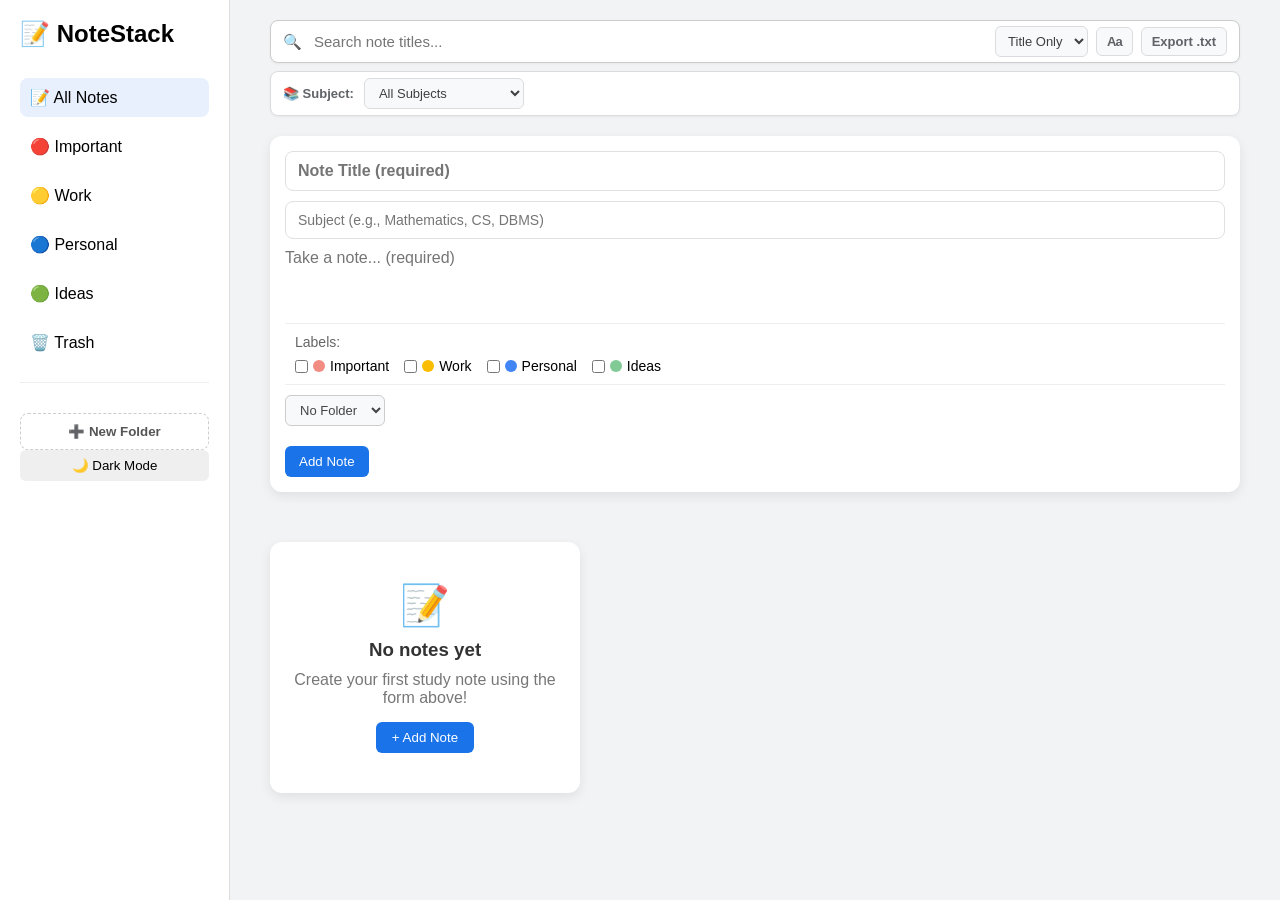
<file: index.html>
<!DOCTYPE html>
<html lang="en">

<head>
    <meta charset="UTF-8">
    <meta name="viewport" content="width=device-width, initial-scale=1.0">
    <title>NOTESTACK - Student Notes Manager</title>
    <link rel="stylesheet" href="style.css">
</head>

<body>

    <div class="app">

        <!-- Sidebar -->
        <aside class="sidebar" aria-label="Navigation Sidebar">
            <div>
                <h2>📝 NoteStack</h2>
                <ul role="menu">
                    <li class="active" id="navNotes" role="menuitem" tabindex="0">📝 All Notes</li>
                    <li id="navImportant" role="menuitem" tabindex="0">🔴 Important</li>
                    <li id="navWork" role="menuitem" tabindex="0">🟡 Work</li>
                    <li id="navPersonal" role="menuitem" tabindex="0">🔵 Personal</li>
                    <li id="navIdeas" role="menuitem" tabindex="0">🟢 Ideas</li>
                    <li id="navTrash" role="menuitem" tabindex="0">🗑️ Trash</li>
                </ul>
                <div class="custom-folders-section">
                    <ul id="customFoldersList">
                        <!-- Dynamic folders will be injected here -->
                    </ul>
                    <button id="newFolderBtn" class="sidebar-btn" type="button">➕ New Folder</button>
                </div>
            </div>
            <button id="darkModeBtn" type="button" aria-label="Toggle dark mode">🌙 Dark Mode</button>
        </aside>

        <!-- Main Section -->
        <main class="main" role="main">

            <header class="topbar">
                <div class="search-container">
                    <span class="search-icon" aria-hidden="true">🔍</span>
                    <input type="text" id="searchInput" placeholder="Search note titles..." aria-label="Search note titles">
                    <select id="searchScopeSelect" class="search-scope-select" aria-label="Search Scope" title="Filter search scope">
                        <option value="title" selected>Title Only</option>
                        <option value="all">All Fields</option>
                    </select>
                    <button id="caseSensitiveBtn" class="search-action-btn case-toggle-btn" type="button" aria-label="Toggle case-sensitive title search" aria-pressed="false" title="Match Case (Case Sensitive Search) [Alt+C]">
                        <span class="case-label">Aa</span>
                    </button>
                    <button id="clearSearchBtn" class="search-action-btn clear-search-btn" type="button" aria-label="Clear search" title="Clear search [Esc]" style="display:none;">✕</button>
                    <button id="exportNotesBtn" class="search-action-btn export-notes-btn" type="button" aria-label="Export all notes as a text file">Export .txt</button>
                </div>
                <div id="searchStatus" class="search-status" style="display:none;" aria-live="polite">
                    <span id="searchStatusText"></span>
                    <button id="resetSearchFilterBtn" type="button" class="search-reset-link">Clear search</button>
                </div>

                <!-- Subject Filter Bar -->
                <div class="subject-filter-bar" id="subjectFilterBar">
                    <label for="subjectFilterSelect" class="subject-filter-label">📚 Subject:</label>
                    <select id="subjectFilterSelect" class="subject-filter-select" aria-label="Filter by subject">
                        <option value="">All Subjects</option>
                        <!-- Options injected dynamically by script.js -->
                    </select>
                    <button id="clearSubjectFilterBtn" class="subject-filter-clear-btn" type="button" aria-label="Clear subject filter" style="display:none;">✕ Clear</button>
                    <span id="subjectFilterStatus" class="subject-filter-status" aria-live="polite" style="display:none;"></span>
                </div>
            </header>

            <!-- NOTES VIEW -->
            <div id="notesView">
                <section class="create-note" aria-label="Create new note">
                    <div id="noteValidationMsg" class="validation-msg" style="display:none;" role="alert"></div>
                    <input type="text" id="noteTitleInput" placeholder="Note Title (required)" class="note-title-input" aria-label="Note Title">
                    <input type="text" id="noteSubjectInput" placeholder="Subject (e.g., Mathematics, CS, DBMS)" class="note-subject-input" aria-label="Note Subject">
                    <textarea id="noteInput" placeholder="Take a note... (required)" aria-label="Note Content"></textarea>
                    
                    <!-- Color Labels Section -->
                    <div class="label-selector">
                        <span class="label-title">Labels:</span>
                        <div class="label-options">
                            <label class="label-option">
                                <input type="checkbox" class="label-checkbox" value="Important">
                                <span class="label-dot important"></span> Important
                            </label>
                            <label class="label-option">
                                <input type="checkbox" class="label-checkbox" value="Work">
                                <span class="label-dot work"></span> Work
                            </label>
                            <label class="label-option">
                                <input type="checkbox" class="label-checkbox" value="Personal">
                                <span class="label-dot personal"></span> Personal
                            </label>
                            <label class="label-option">
                                <input type="checkbox" class="label-checkbox" value="Ideas">
                                <span class="label-dot ideas"></span> Ideas
                            </label>
                        </div>
                    </div>
                    <!-- Folder Selection -->
                    <div class="folder-selector">
                        <select id="folderSelect" aria-label="Select Folder">
                            <option value="">No Folder</option>
                            <!-- Dynamic folders injected here -->
                        </select>
                    </div>
                    <button id="addNoteBtn" type="button">Add Note</button>
                </section>
                <section id="notesGrid" class="notes-grid" aria-label="Notes Grid"></section>
            </div>

            <!-- TRASH VIEW (hidden by default) -->
            <div id="trashView" style="display:none;">
                <section id="trashGrid" class="notes-grid" aria-label="Trash Grid"></section>
            </div>

        </main>

    </div>

    <!-- Edit Note Modal -->
    <div id="editNoteModal" class="modal" style="display:none;" role="dialog" aria-modal="true" aria-labelledby="editModalHeading">
        <div class="modal-content edit-modal-content">
            <span class="close-button" id="closeEditModal" aria-label="Close edit modal">&times;</span>
            <h2 id="editModalHeading">Edit Note</h2>
            <div id="editValidationMsg" class="validation-msg" style="display:none;" role="alert"></div>
            <input type="hidden" id="editNoteId">
            <label for="editNoteTitle" class="modal-label">Title</label>
            <input type="text" id="editNoteTitle" placeholder="Note Title (required)">
            <label for="editNoteSubject" class="modal-label">Subject</label>
            <input type="text" id="editNoteSubject" placeholder="Subject (e.g., Mathematics, CS, DBMS)">
            <label for="editNoteContent" class="modal-label">Content</label>
            <textarea id="editNoteContent" placeholder="Note Content (required)" rows="5"></textarea>
            <div class="modal-actions">
                <button id="cancelEditBtn" class="cancel-btn" type="button">Cancel</button>
                <button id="saveEditBtn" class="save-btn" type="button">Save Changes</button>
            </div>
        </div>
    </div>

    <!-- Delete Confirmation Modal -->
    <div id="deleteConfirmModal" class="modal" style="display:none;" role="dialog" aria-modal="true" aria-labelledby="deleteModalHeading">
        <div class="modal-content">
            <span class="close-button" id="closeDeleteModal" aria-label="Close delete modal">&times;</span>
            <h2 id="deleteModalHeading">Move to Trash?</h2>
            <p id="deleteConfirmText" class="modal-desc">Are you sure you want to move this note to trash?</p>
            <div class="modal-actions">
                <button id="cancelDeleteBtn" class="cancel-btn" type="button">Cancel</button>
                <button id="confirmDeleteBtn" class="delete-btn" type="button">Move to Trash</button>
            </div>
        </div>
    </div>

    <!-- New Folder Modal -->
    <div id="newFolderModal" class="modal" style="display:none;" role="dialog" aria-modal="true" aria-labelledby="newFolderHeading">
        <div class="modal-content">
            <span class="close-button" id="closeFolderModal" aria-label="Close folder modal">&times;</span>
            <h2 id="newFolderHeading">Create Folder</h2>
            <input type="text" id="folderNameInput" placeholder="Folder Name (e.g., College, Work)">
            <button id="createFolderBtn" type="button">Create</button>
        </div>
    </div>

    <!-- Toast Notification for Action Feedback -->
    <div id="toastNotification" class="toast" role="status" aria-live="polite"></div>

    <script src="script.js"></script>
</body>

</html>
</file>
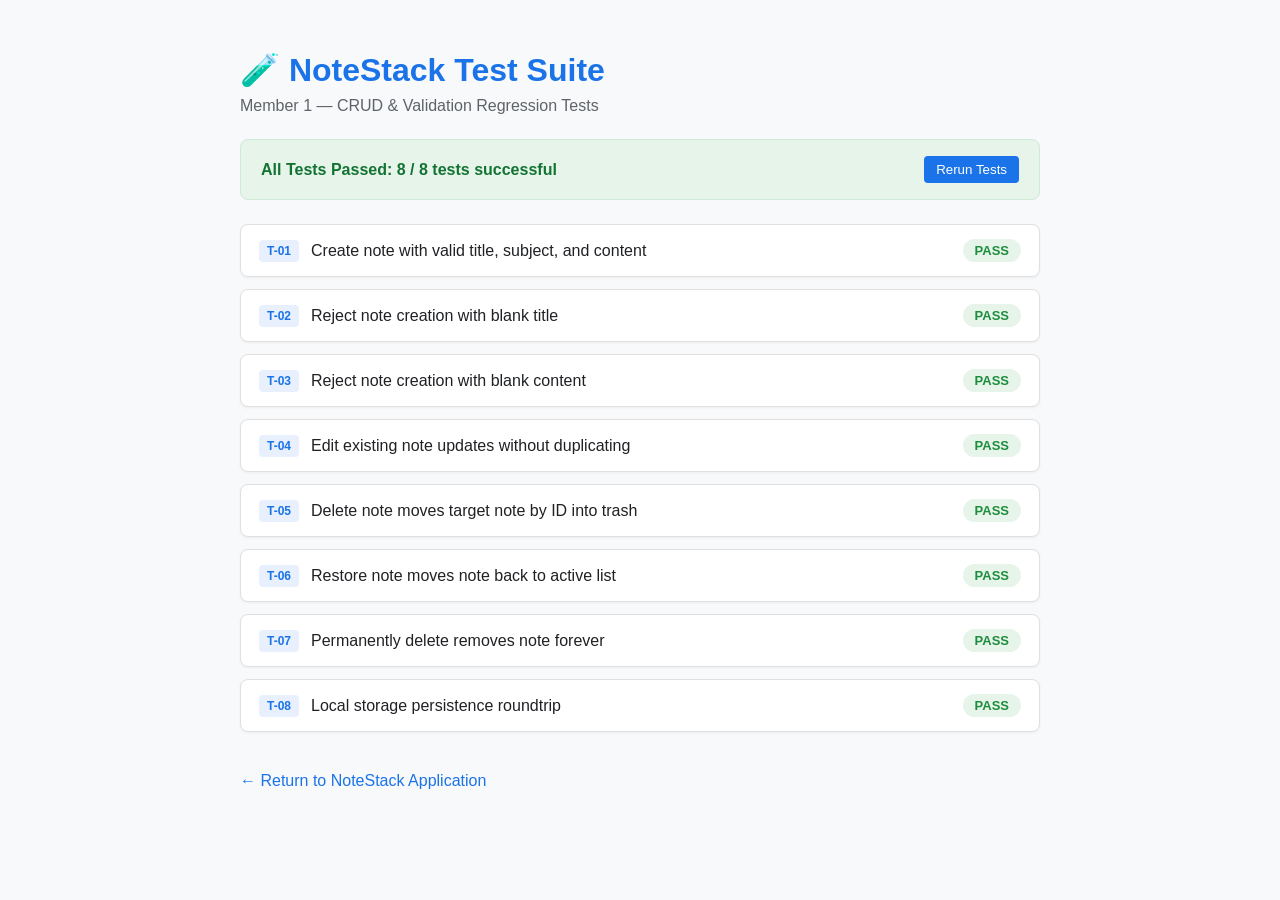
<file: tests.html>
<!DOCTYPE html>
<html lang="en">
<head>
    <meta charset="UTF-8">
    <meta name="viewport" content="width=device-width, initial-scale=1.0">
    <title>NoteStack - CRUD & Validation Regression Tests</title>
    <style>
        body {
            font-family: 'Segoe UI', Tahoma, Geneva, Verdana, sans-serif;
            background: #f8f9fa;
            color: #202124;
            padding: 30px 20px;
            max-width: 800px;
            margin: 0 auto;
        }
        h1 {
            color: #1a73e8;
            margin-bottom: 8px;
        }
        .subtitle {
            color: #5f6368;
            margin-bottom: 24px;
        }
        .summary-box {
            padding: 16px 20px;
            border-radius: 8px;
            background: #e6f4ea;
            border: 1px solid #ceead6;
            color: #137333;
            font-weight: 600;
            margin-bottom: 24px;
            display: flex;
            justify-content: space-between;
            align-items: center;
        }
        .test-list {
            list-style: none;
            padding: 0;
            display: flex;
            flex-direction: column;
            gap: 12px;
        }
        .test-item {
            background: white;
            padding: 14px 18px;
            border-radius: 8px;
            border: 1px solid #e0e0e0;
            box-shadow: 0 1px 3px rgba(0,0,0,0.05);
            display: flex;
            align-items: center;
            justify-content: space-between;
        }
        .test-info {
            display: flex;
            align-items: center;
            gap: 12px;
        }
        .test-badge {
            font-weight: 700;
            font-size: 12px;
            padding: 4px 8px;
            border-radius: 4px;
            background: #e8f0fe;
            color: #1a73e8;
        }
        .status-pass {
            font-weight: 700;
            color: #1e8e3e;
            background: #e6f4ea;
            padding: 4px 12px;
            border-radius: 20px;
            font-size: 13px;
        }
        .status-fail {
            font-weight: 700;
            color: #d93025;
            background: #fce8e6;
            padding: 4px 12px;
            border-radius: 20px;
            font-size: 13px;
        }
        .nav-link {
            display: inline-block;
            margin-top: 24px;
            color: #1a73e8;
            text-decoration: none;
            font-weight: 500;
        }
        .nav-link:hover {
            text-decoration: underline;
        }
    </style>
</head>
<body>
    <h1>🧪 NoteStack Test Suite</h1>
    <div class="subtitle">Member 1 — CRUD & Validation Regression Tests</div>

    <div id="summary" class="summary-box">
        <span id="summaryText">Running tests...</span>
        <button onclick="runBrowserTests()" style="padding:6px 12px; border:none; background:#1a73e8; color:white; border-radius:4px; cursor:pointer;">Rerun Tests</button>
    </div>

    <ul id="testResults" class="test-list"></ul>

    <a href="index.html" class="nav-link">← Return to NoteStack Application</a>

    <script>
        function runBrowserTests() {
            const list = document.getElementById("testResults");
            list.innerHTML = "";
            let passed = 0;
            let total = 0;

            function test(id, desc, fn) {
                total++;
                let ok = false;
                let err = null;
                try {
                    fn();
                    ok = true;
                    passed++;
                } catch (e) {
                    err = e.message;
                }

                const li = document.createElement("li");
                li.className = "test-item";
                li.innerHTML = `
                    <div class="test-info">
                        <span class="test-badge">${id}</span>
                        <span>${desc} ${err ? '<small style="color:red; display:block;">' + err + '</small>' : ''}</span>
                    </div>
                    <span class="${ok ? 'status-pass' : 'status-fail'}">${ok ? 'PASS' : 'FAIL'}</span>
                `;
                list.appendChild(li);
            }

            // Mock state
            const state = { notes: [], trash: [] };

            // T-01
            test("T-01", "Create note with valid title, subject, and content", () => {
                const note = {
                    id: "test-" + Date.now(),
                    title: "Operating Systems",
                    subject: "OS",
                    content: "Process scheduling and deadlocks",
                    text: "Process scheduling and deadlocks",
                    createdAt: new Date().toISOString(),
                    updatedAt: new Date().toISOString()
                };
                state.notes.unshift(note);
                if (state.notes.length !== 1 || state.notes[0].title !== "Operating Systems") throw new Error("Creation failed");
            });

            // T-02
            test("T-02", "Reject note creation with blank title", () => {
                const title = "   ";
                if (!title.trim()) {
                    // correctly rejected
                } else {
                    throw new Error("Blank title was not rejected");
                }
            });

            // T-03
            test("T-03", "Reject note creation with blank content", () => {
                const content = "   ";
                if (!content.trim()) {
                    // correctly rejected
                } else {
                    throw new Error("Blank content was not rejected");
                }
            });

            // T-04
            test("T-04", "Edit existing note updates without duplicating", () => {
                const targetId = state.notes[0].id;
                const idx = state.notes.findIndex(n => n.id === targetId);
                state.notes[idx].title = "OS - Advanced";
                state.notes[idx].updatedAt = new Date().toISOString();
                if (state.notes.length !== 1 || state.notes[0].title !== "OS - Advanced") throw new Error("Edit failed");
            });

            // T-05
            test("T-05", "Delete note moves target note by ID into trash", () => {
                const targetId = state.notes[0].id;
                const idx = state.notes.findIndex(n => n.id === targetId);
                const removed = state.notes.splice(idx, 1)[0];
                state.trash.unshift(removed);
                if (state.notes.length !== 0 || state.trash.length !== 1) throw new Error("Delete failed");
            });

            // T-06
            test("T-06", "Restore note moves note back to active list", () => {
                const targetId = state.trash[0].id;
                const idx = state.trash.findIndex(n => n.id === targetId);
                const restored = state.trash.splice(idx, 1)[0];
                state.notes.unshift(restored);
                if (state.notes.length !== 1 || state.trash.length !== 0) throw new Error("Restore failed");
            });

            // T-07
            test("T-07", "Permanently delete removes note forever", () => {
                state.trash.unshift({ id: "temp-del", title: "Temp" });
                const idx = state.trash.findIndex(n => n.id === "temp-del");
                state.trash.splice(idx, 1);
                if (state.trash.length !== 0) throw new Error("Permanent delete failed");
            });

            // T-08
            test("T-08", "Local storage persistence roundtrip", () => {
                const testObj = [{ id: "1", title: "Persistence Test", content: "Stored" }];
                localStorage.setItem("testNotesKey", JSON.stringify(testObj));
                const loaded = JSON.parse(localStorage.getItem("testNotesKey"));
                localStorage.removeItem("testNotesKey");
                if (!loaded || loaded[0].title !== "Persistence Test") throw new Error("Storage roundtrip failed");
            });

            const summaryEl = document.getElementById("summaryText");
            summaryEl.textContent = `All Tests Passed: ${passed} / ${total} tests successful`;
        }

        window.onload = runBrowserTests;
    </script>
</body>
</html>
</file>
<file: style.css>
* {
    margin: 0;
    padding: 0;
    box-sizing: border-box;
    font-family: 'Segoe UI', sans-serif;
}

body {
    background: #f1f3f4;
}

.app {
    display: flex;
    height: 100vh;
}

.sidebar {
    width: 230px;
    background: white;
    padding: 20px;
    border-right: 1px solid #ddd;
    display: flex;
    flex-direction: column;
}

.custom-folders-section {
    margin-top: 20px;
    padding-top: 20px;
    border-top: 1px solid #eee;
    flex-grow: 1;
}

.dark-mode .custom-folders-section {
    border-top-color: #333;
}

.sidebar-btn {
    width: 100%;
    padding: 10px;
    margin-top: 10px;
    border: 1px dashed #ccc;
    background: transparent;
    border-radius: 8px;
    cursor: pointer;
    font-weight: bold;
    color: #555;
    transition: 0.2s;
}

.sidebar-btn:hover {
    background: #f1f3f4;
}

.dark-mode .sidebar-btn {
    border-color: #555;
    color: #aaa;
}

.dark-mode .sidebar-btn:hover {
    background: #333;
}

.sidebar h2 {
    margin-bottom: 30px;
}

.sidebar ul {
    list-style: none;
}

.sidebar li {
    padding: 10px;
    border-radius: 8px;
    margin-bottom: 10px;
    cursor: pointer;
    transition: 0.2s;
}

.sidebar li.active,
.sidebar li:hover {
    background: #e8f0fe;
}

#darkModeBtn {
    padding: 8px;
    border: none;
    border-radius: 6px;
    cursor: pointer;
}

.main {
    flex: 1;
    padding: 20px 40px;
    overflow-y: auto;
}

.topbar {
    margin-bottom: 20px;
}

.topbar input {
    width: 100%;
    padding: 12px;
    border-radius: 8px;
    border: 1px solid #ccc;
}

.search-container {
    display: flex;
    align-items: center;
    background: white;
    border: 1px solid #ccc;
    border-radius: 8px;
    padding: 4px 12px;
    gap: 8px;
    box-shadow: 0 1px 3px rgba(0, 0, 0, 0.05);
    transition: border-color 0.2s, box-shadow 0.2s;
}

.search-container:focus-within {
    border-color: #1a73e8;
    box-shadow: 0 0 0 2px rgba(26, 115, 232, 0.2);
}

.search-icon {
    font-size: 15px;
    color: #5f6368;
    user-select: none;
}

.topbar input#searchInput {
    width: 100%;
    flex: 1;
    padding: 8px 4px;
    border: none;
    outline: none;
    font-size: 15px;
    background: transparent;
    color: #202124;
}

.search-scope-select {
    padding: 6px 8px;
    border-radius: 6px;
    border: 1px solid #dadce0;
    background: #f8f9fa;
    font-size: 13px;
    font-weight: 500;
    color: #3c4043;
    outline: none;
    cursor: pointer;
    transition: background 0.2s;
}

.search-scope-select:hover {
    background: #f1f3f4;
}

.search-action-btn {
    border: 1px solid #dadce0;
    background: #f8f9fa;
    border-radius: 6px;
    padding: 6px 10px;
    font-size: 13px;
    font-weight: 600;
    color: #5f6368;
    cursor: pointer;
    display: inline-flex;
    align-items: center;
    justify-content: center;
    transition: all 0.2s ease;
    user-select: none;
}

.search-action-btn:hover {
    background: #f1f3f4;
    color: #202124;
}

.case-toggle-btn .case-label {
    letter-spacing: -1px;
    font-family: inherit;
    font-weight: 700;
}

.case-toggle-btn.active {
    background: #e8f0fe;
    color: #1a73e8;
    border-color: #1a73e8;
    box-shadow: 0 0 0 1px #1a73e8;
}

.clear-search-btn {
    border: none;
    background: transparent;
    border-radius: 50%;
    width: 28px;
    height: 28px;
    padding: 0;
    font-size: 14px;
    color: #70757a;
}

.clear-search-btn:hover {
    background: #e8eaed;
    color: #202124;
}

.export-notes-btn {
    flex-shrink: 0;
    white-space: nowrap;
}

.search-status {
    display: flex;
    align-items: center;
    justify-content: space-between;
    margin-top: 8px;
    padding: 8px 14px;
    background: #e8f0fe;
    border-left: 4px solid #1a73e8;
    border-radius: 4px;
    font-size: 13px;
    color: #174ea6;
}

.search-reset-link {
    background: none;
    border: none;
    color: #1a73e8;
    text-decoration: underline;
    font-weight: 600;
    cursor: pointer;
    padding: 0 4px;
}

.search-reset-link:hover {
    color: #1557b0;
}

.search-highlight {
    background-color: #ffe082;
    color: #202124;
    border-radius: 2px;
    padding: 1px 2px;
}

.create-note {
    background: white;
    padding: 15px;
    border-radius: 12px;
    box-shadow: 0 4px 12px rgba(0, 0, 0, 0.08);
    margin-bottom: 30px;
}

.create-note textarea {
    width: 100%;
    border: none;
    resize: none;
    outline: none;
    font-size: 16px;
    min-height: 60px;
}

.folder-selector {
    margin-bottom: 10px;
}

.folder-selector select {
    padding: 6px 10px;
    border-radius: 6px;
    border: 1px solid #ccc;
    background: #f8f9fa;
    font-size: 13px;
    color: #444;
}

.dark-mode .folder-selector select {
    background: #333;
    border-color: #555;
    color: #e8eaed;
}

#addNoteBtn {
    margin-top: 10px;
    padding: 8px 14px;
    border: none;
    border-radius: 6px;
    background: #1a73e8;
    color: white;
    cursor: pointer;
}

.notes-grid {
    display: grid;
    grid-template-columns: repeat(auto-fill, minmax(240px, 1fr));
    gap: 20px;
}

.note-card {
    background: #fff;
    padding: 15px;
    border-radius: 12px;
    box-shadow: 0 4px 10px rgba(0, 0, 0, 0.08);
    transition: 0.2s;
}

.note-card:hover {
    transform: translateY(-5px);
}

.note-card p {
    white-space: pre-wrap;
}

.card-actions {
    margin-top: 10px;
    display: flex;
    justify-content: flex-end;
    gap: 8px;
}

.card-actions button {
    padding: 5px 8px;
    border: none;
    border-radius: 6px;
    cursor: pointer;
    font-size: 12px;
}

.edit-btn {
    background: #34a853;
    color: white;
}

.delete-btn {
    background: #ea4335;
    color: white;
}

/* REPLACE your existing dark mode styles at the bottom with these */

.dark-mode {
    background-color: #121212;
    color: #e8eaed;
}

/* 1. Sidebar contrast + active state alignment */
.dark-mode .sidebar {
    background-color: #1e1e1e;
    border-right: 1px solid #333;
    color: #e8eaed;
}

.dark-mode .sidebar h2 {
    color: #ffffff;
}

.dark-mode .sidebar li {
    color: #c4c7cc;
}

.dark-mode .sidebar li.active {
    background: #2d3748;
    color: #ffffff;
    font-weight: 600;
    border-left: 3px solid #1a73e8;
}

.dark-mode .sidebar li:hover {
    background: #2a2a2a;
    color: #ffffff;
}

/* 2. Main content depth and separation */
.dark-mode .main {
    background-color: #181818;
}

.dark-mode .topbar input {
    background-color: transparent;
    color: #e8eaed;
}

.dark-mode .search-container {
    background-color: #2a2a2a;
    border-color: #444;
    box-shadow: none;
}

.dark-mode .search-container:focus-within {
    border-color: #8ab4f8;
    box-shadow: 0 0 0 2px rgba(138, 180, 248, 0.2);
}

.dark-mode .topbar input#searchInput {
    color: #e8eaed;
    background: transparent;
}

.dark-mode .search-icon {
    color: #9aa0a6;
}

.dark-mode .search-scope-select {
    background: #333;
    border-color: #555;
    color: #e8eaed;
}

.dark-mode .search-action-btn {
    background: #333;
    border-color: #555;
    color: #9aa0a6;
}

.dark-mode .search-action-btn:hover {
    background: #3c4043;
    color: #e8eaed;
}

.dark-mode .case-toggle-btn.active {
    background: #174ea6;
    color: #ffffff;
    border-color: #8ab4f8;
    box-shadow: 0 0 0 1px #8ab4f8;
}

.dark-mode .clear-search-btn:hover {
    background: #3c4043;
    color: #e8eaed;
}

.dark-mode .search-status {
    background: #1c2b42;
    border-left-color: #8ab4f8;
    color: #aecbfa;
}

.dark-mode .search-reset-link {
    color: #8ab4f8;
}

.dark-mode .search-highlight {
    background-color: #fdd835;
    color: #202124;
}

.dark-mode .topbar input::placeholder {
    color: #9aa0a6;
}

/* 3. Create note card visual depth */
.dark-mode .create-note {
    background-color: #1e1e1e;
    border: 1px solid #333;
    box-shadow: 0 4px 12px rgba(0, 0, 0, 0.4);
}

.dark-mode .create-note textarea {
    background-color: #1e1e1e;
    color: #e8eaed;
    border: none;
}

.dark-mode .create-note textarea::placeholder {
    color: #9aa0a6;
}

/* 4. Note cards with hierarchy and separation */
.dark-mode .note-card {
    background-color: #242424;
    border: 1px solid #333;
    box-shadow: 0 4px 12px rgba(0, 0, 0, 0.4);
    color: #e8eaed;
}

.dark-mode .note-card:hover {
    background-color: #2a2a2a;
    border-color: #555;
}

/* Dark mode button */
.dark-mode #darkModeBtn {
    background-color: #2d3748;
    color: #e8eaed;
    border: 1px solid #444;
}

/* Keep action buttons their original colors */
.dark-mode .edit-btn {
    background: #34a853;
    color: white;
}

.dark-mode .delete-btn {
    background: #ea4335;
    color: white;
}

/* Label Selector Styles */
.label-selector {
    margin: 10px 0;
    padding: 10px;
    border-top: 1px solid #eee;
    border-bottom: 1px solid #eee;
}

.label-title {
    font-size: 14px;
    color: #666;
    display: block;
    margin-bottom: 8px;
}

.label-options {
    display: flex;
    flex-wrap: wrap;
    gap: 15px;
}

.label-option {
    display: flex;
    align-items: center;
    gap: 5px;
    cursor: pointer;
    font-size: 14px;
}

.label-checkbox {
    cursor: pointer;
}

.label-dot {
    width: 12px;
    height: 12px;
    border-radius: 50%;
    display: inline-block;
}

.label-dot.important {
    background-color: #f28b82;
}

.label-dot.work {
    background-color: #fbbc04;
}

.label-dot.personal {
    background-color: #4285f4;
}

.label-dot.ideas {
    background-color: #81c995;
}

.note-card {
    border-left: 4px solid transparent;
}

.note-card[data-labels*="Important"] {
    border-left-color: #f28b82;
}

.note-card[data-labels*="Work"] {
    border-left-color: #fbbc04;
}

.note-card[data-labels*="Personal"] {
    border-left-color: #4285f4;
}

.note-card[data-labels*="Ideas"] {
    border-left-color: #81c995;
}

.note-labels {
    display: flex;
    flex-wrap: wrap;
    gap: 8px;
    margin-bottom: 10px;
}

.note-label {
    font-size: 11px;
    padding: 4px 8px;
    border-radius: 12px;
    color: white;
    font-weight: 500;
    text-transform: uppercase;
    letter-spacing: 0.5px;
}

.note-label.important {
    background-color: #f28b82;
}

.note-label.work {
    background-color: #fbbc04;
    color: #333;
}

.note-label.personal {
    background-color: #4285f4;
}

.note-label.ideas {
    background-color: #81c995;
    color: #333;
}

.dark-mode .label-selector {
    border-top-color: #333;
    border-bottom-color: #333;
}

.dark-mode .label-title {
    color: #9aa0a6;
}

.dark-mode .label-option {
    color: #e8eaed;
}

/* Category indicators in sidebar */
.sidebar li i {
    margin-right: 8px;
    font-style: normal;
}

.sidebar li[class*="important"] {
    border-left: 3px solid transparent;
}

.sidebar li[class*="important"].active {
    border-left-color: #f28b82;
}

.sidebar li[class*="work"].active {
    border-left-color: #fbbc04;
}

.sidebar li[class*="personal"].active {
    border-left-color: #4285f4;
}

.sidebar li[class*="ideas"].active {
    border-left-color: #81c995;
}

/* ================= EMPTY STATE ================= */

.empty-state {
    text-align: center;
    padding: 40px 20px;
    background: white;
    border-radius: 12px;
    box-shadow: 0 4px 12px rgba(0, 0, 0, 0.08);
    margin-top: 20px;
}

.empty-icon {
    font-size: 40px;
    margin-bottom: 10px;
}

.empty-state h3 {
    margin: 10px 0;
    color: #333;
}

.empty-state p {
    color: #777;
    margin-bottom: 15px;
}

.empty-state button {
    padding: 8px 16px;
    border: none;
    border-radius: 6px;
    background: #1a73e8;
    color: white;
    cursor: pointer;
    transition: 0.2s ease;
}

.empty-state button:hover {
    background: #1558b0;
    transform: translateY(-2px);
}

/* Dark mode support */
.dark-mode .empty-state {
    background: #1e1e1e;
    border: 1px solid #333;
}

.dark-mode .empty-state h3 {
    color: #e8eaed;
}

.dark-mode .empty-state p {
    color: #9aa0a6;
}

/* ================= MODALS ================= */
.modal {
    position: fixed;
    z-index: 100;
    left: 0;
    top: 0;
    width: 100%;
    height: 100%;
    background-color: rgba(0, 0, 0, 0.5);
    display: flex;
    align-items: center;
    justify-content: center;
}

.modal-content {
    background: white;
    padding: 25px;
    border-radius: 12px;
    width: 340px;
    box-shadow: 0 5px 15px rgba(0, 0, 0, 0.2);
    position: relative;
}

.dark-mode .modal-content {
    background: #2a2a2a;
    color: #e8eaed;
}

.close-button {
    position: absolute;
    top: 10px;
    right: 15px;
    font-size: 24px;
    font-weight: bold;
    cursor: pointer;
}

.modal-content h2 {
    margin-bottom: 15px;
}

.modal-content input {
    width: 100%;
    padding: 10px;
    margin-bottom: 15px;
    border: 1px solid #ccc;
    border-radius: 6px;
}

.dark-mode .modal-content input {
    background-color: #333;
    border-color: #555;
    color: #e8eaed;
}

.modal-content button {
    padding: 10px 15px;
    border: none;
    border-radius: 6px;
    background: #1a73e8;
    color: white;
    cursor: pointer;
    width: 100%;
}


/* ================= CRUD & VALIDATION ENHANCEMENTS ================= */

/* Note Title & Subject input fields in create note */
.note-title-input,
.note-subject-input {
    width: 100%;
    padding: 10px 12px;
    margin-bottom: 10px;
    border: 1px solid #e0e0e0;
    border-radius: 8px;
    font-size: 14px;
    outline: none;
    transition: border-color 0.2s;
}

.note-title-input {
    font-size: 16px;
    font-weight: 600;
}

.note-title-input:focus,
.note-subject-input:focus,
.create-note textarea:focus {
    border-color: #1a73e8;
}

/* Validation Feedback Message */
.validation-msg {
    padding: 10px 14px;
    margin-bottom: 12px;
    background-color: #fce8e6;
    color: #c5221f;
    border: 1px solid #fad2cf;
    border-radius: 8px;
    font-size: 13px;
    font-weight: 500;
    display: flex;
    align-items: center;
    gap: 8px;
}

.dark-mode .validation-msg {
    background-color: #3c1e1e;
    color: #f28b82;
    border-color: #5c2828;
}

/* Note Card Structure Enhancements */
.note-card {
    display: flex;
    flex-direction: column;
    justify-content: space-between;
    min-height: 160px;
}

.note-card-header {
    display: flex;
    justify-content: space-between;
    align-items: center;
    margin-bottom: 10px;
    flex-wrap: wrap;
    gap: 6px;
}

.note-subject-badge {
    display: inline-block;
    padding: 3px 8px;
    background-color: #e8f0fe;
    color: #1a73e8;
    border-radius: 12px;
    font-size: 11px;
    font-weight: 600;
    text-transform: uppercase;
    letter-spacing: 0.5px;
}

.dark-mode .note-subject-badge {
    background-color: #1a3050;
    color: #8ab4f8;
}

.note-title {
    font-size: 16px;
    font-weight: 600;
    color: #202124;
    margin-bottom: 8px;
    word-break: break-word;
}

.dark-mode .note-title {
    color: #ffffff;
}

.note-content {
    font-size: 14px;
    color: #3c4043;
    line-height: 1.5;
    flex-grow: 1;
    word-break: break-word;
    white-space: pre-wrap;
    margin-bottom: 12px;
}

.dark-mode .note-content {
    color: #bdc1c6;
}

.note-card-footer {
    display: flex;
    justify-content: space-between;
    align-items: center;
    margin-top: auto;
    padding-top: 10px;
    border-top: 1px solid #f1f3f4;
}

.dark-mode .note-card-footer {
    border-top-color: #333;
}

.note-date {
    font-size: 11px;
    color: #80868b;
}

.dark-mode .note-date {
    color: #9aa0a6;
}

/* Modal Enhancements */
.edit-modal-content {
    width: 480px;
    max-width: 90vw;
}

.modal-label {
    display: block;
    font-size: 13px;
    font-weight: 600;
    color: #5f6368;
    margin-bottom: 5px;
}

.dark-mode .modal-label {
    color: #9aa0a6;
}

.modal-desc {
    font-size: 14px;
    color: #5f6368;
    margin-bottom: 20px;
    word-break: break-word;
}

.dark-mode .modal-desc {
    color: #bdc1c6;
}

.modal-content textarea {
    width: 100%;
    padding: 10px;
    margin-bottom: 15px;
    border: 1px solid #ccc;
    border-radius: 6px;
    font-family: inherit;
    font-size: 14px;
    resize: vertical;
    outline: none;
}

.dark-mode .modal-content textarea {
    background-color: #333;
    border-color: #555;
    color: #e8eaed;
}

.modal-actions {
    display: flex;
    justify-content: flex-end;
    gap: 10px;
    margin-top: 15px;
}

.modal-actions button {
    width: auto;
    padding: 9px 18px;
    font-size: 13px;
    font-weight: 500;
}

.cancel-btn {
    background: #e8eaed !important;
    color: #3c4043 !important;
}

.cancel-btn:hover {
    background: #dadce0 !important;
}

.dark-mode .cancel-btn {
    background: #3c4043 !important;
    color: #e8eaed !important;
}

.dark-mode .cancel-btn:hover {
    background: #4d5156 !important;
}

.save-btn {
    background: #1a73e8 !important;
    color: white !important;
}

.save-btn:hover {
    background: #1558b0 !important;
}

/* Toast Notifications */
.toast {
    position: fixed;
    bottom: 24px;
    right: 24px;
    padding: 12px 20px;
    background: #323232;
    color: #fff;
    border-radius: 8px;
    box-shadow: 0 4px 12px rgba(0, 0, 0, 0.25);
    font-size: 14px;
    font-weight: 500;
    z-index: 1000;
    opacity: 0;
    transform: translateY(20px);
    transition: opacity 0.25s ease, transform 0.25s ease;
    pointer-events: none;
}

.toast.show {
    opacity: 1;
    transform: translateY(0);
}

.toast.success {
    background: #1e8e3e;
}

.toast.error {
    background: #d93025;
}

/* Dark mode inputs in create-note */
.dark-mode .note-title-input,
.dark-mode .note-subject-input {
    background-color: #1e1e1e;
    color: #e8eaed;
    border-color: #444;
}

.dark-mode .note-title-input:focus,
.dark-mode .note-subject-input:focus {
    border-color: #8ab4f8;
}

/* ================= SUBJECT FILTER BAR ================= */

.subject-filter-bar {
    display: flex;
    align-items: center;
    gap: 10px;
    margin-top: 8px;
    padding: 6px 12px;
    background: white;
    border: 1px solid #dadce0;
    border-radius: 8px;
    box-shadow: 0 1px 3px rgba(0, 0, 0, 0.05);
    flex-wrap: wrap;
}

.subject-filter-label {
    font-size: 13px;
    font-weight: 600;
    color: #5f6368;
    white-space: nowrap;
    user-select: none;
}

.subject-filter-select {
    padding: 6px 10px;
    border-radius: 6px;
    border: 1px solid #dadce0;
    background: #f8f9fa;
    font-size: 13px;
    font-weight: 500;
    color: #3c4043;
    outline: none;
    cursor: pointer;
    transition: border-color 0.2s, background 0.2s;
    min-width: 160px;
}

.subject-filter-select:hover {
    background: #f1f3f4;
}

.subject-filter-select:focus {
    border-color: #1a73e8;
    box-shadow: 0 0 0 2px rgba(26, 115, 232, 0.2);
}

/* When a subject is actively selected, highlight the dropdown */
.subject-filter-select.active {
    border-color: #1a73e8;
    background: #e8f0fe;
    color: #1a73e8;
    font-weight: 600;
}

.subject-filter-clear-btn {
    display: inline-flex;
    align-items: center;
    gap: 4px;
    padding: 5px 12px;
    border: 1px solid #dadce0;
    border-radius: 6px;
    background: #f8f9fa;
    font-size: 12px;
    font-weight: 600;
    color: #5f6368;
    cursor: pointer;
    transition: all 0.2s ease;
    white-space: nowrap;
}

.subject-filter-clear-btn:hover {
    background: #fce8e6;
    border-color: #ea4335;
    color: #c5221f;
}

.subject-filter-status {
    font-size: 12px;
    font-weight: 500;
    color: #1a73e8;
    background: #e8f0fe;
    padding: 3px 10px;
    border-radius: 12px;
    white-space: nowrap;
}

/* Dark mode — subject filter bar */
.dark-mode .subject-filter-bar {
    background: #2a2a2a;
    border-color: #444;
    box-shadow: none;
}

.dark-mode .subject-filter-label {
    color: #9aa0a6;
}

.dark-mode .subject-filter-select {
    background: #333;
    border-color: #555;
    color: #e8eaed;
}

.dark-mode .subject-filter-select:hover {
    background: #3c4043;
}

.dark-mode .subject-filter-select:focus {
    border-color: #8ab4f8;
    box-shadow: 0 0 0 2px rgba(138, 180, 248, 0.2);
}

.dark-mode .subject-filter-select.active {
    border-color: #8ab4f8;
    background: #1a3050;
    color: #8ab4f8;
}

.dark-mode .subject-filter-clear-btn {
    background: #333;
    border-color: #555;
    color: #9aa0a6;
}

.dark-mode .subject-filter-clear-btn:hover {
    background: #3c1e1e;
    border-color: #ea4335;
    color: #f28b82;
}

.dark-mode .subject-filter-status {
    color: #8ab4f8;
    background: #1c2b42;
}

/* Responsive adjustments for search bar */
@media (max-width: 768px) {
    .main {
        padding: 15px;
    }
    .search-container {
        flex-wrap: wrap;
        gap: 6px;
    }
    .search-scope-select,
    .case-toggle-btn {
        font-size: 12px;
        padding: 4px 8px;
    }
    .subject-filter-bar {
        gap: 6px;
        padding: 6px 10px;
    }
    .subject-filter-select {
        min-width: 120px;
        font-size: 12px;
    }
}
</file>
